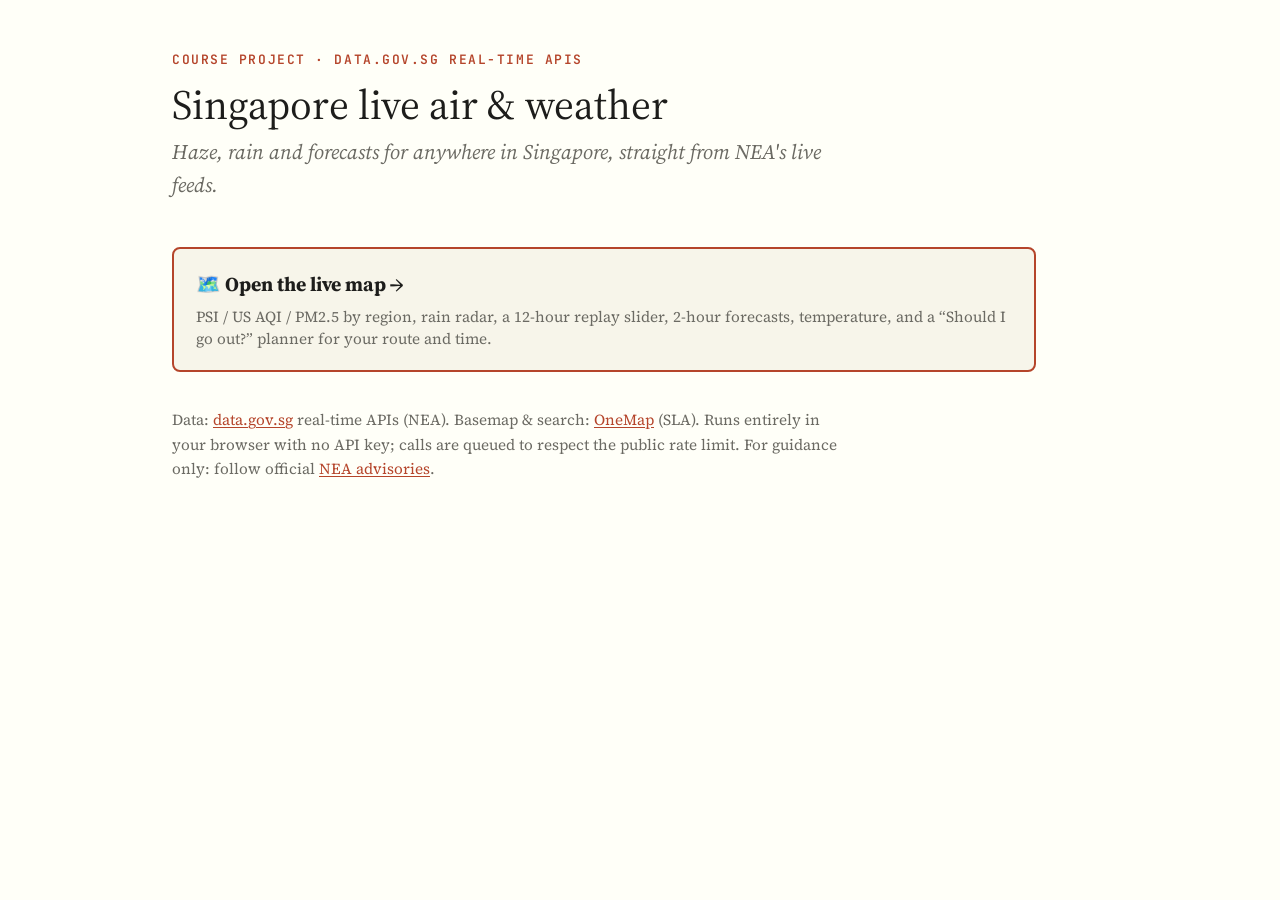
<file: index.html>
<!doctype html>
<html lang="en">
<head>
<meta charset="utf-8">
<meta name="viewport" content="width=device-width, initial-scale=1">
<title>SG Live Air &amp; Weather</title>
<meta name="description" content="A live map of Singapore's haze, rain and weather built on data.gov.sg real-time APIs.">
<link rel="stylesheet" href="assets/course.css">
<style>
  .tiles { display: grid; grid-template-columns: repeat(auto-fit, minmax(15rem, 1fr)); gap: 1rem; margin: 2rem 0; max-width: calc(var(--measure) + 10rem); }
  .tile { display: block; border: 1px solid var(--rule); border-radius: 8px; padding: 1.1rem 1.2rem; text-decoration: none; color: var(--fg); background: var(--panel); }
  .tile:hover { border-color: var(--fg); }
  .tile b { display: block; font-size: 1.1rem; margin-bottom: .3rem; }
  .tile span { color: var(--muted); font-size: .85rem; line-height: 1.45; display: block; }
  .tile.hero { grid-column: 1 / -1; border-width: 2px; border-color: var(--accent); }
</style>
</head>
<body>
<main>
  <p class="kicker">Course project · data.gov.sg real-time APIs</p>
  <h1>Singapore live air &amp; weather</h1>
  <p class="subtitle">Haze, rain and forecasts for anywhere in Singapore, straight from NEA's live feeds.</p>

  <div class="tiles">
    <a class="tile hero" href="apps/live-map/">
      <b>🗺️ Open the live map →</b>
      <span>PSI / US AQI / PM2.5 by region, rain radar, a 12-hour replay slider, 2-hour forecasts, temperature, and a “Should I go out?” planner for your route and time.</span>
    </a>
  </div>

  <p class="muted" style="font-size:.85rem">Data: <a href="https://data.gov.sg/datasets?formats=API">data.gov.sg</a> real-time APIs (NEA). Basemap &amp; search: <a href="https://www.onemap.gov.sg/">OneMap</a> (SLA). Runs entirely in your browser with no API key; calls are queued to respect the public rate limit. For guidance only: follow official <a href="https://www.haze.gov.sg/">NEA advisories</a>.</p>
</main>
</body>
</html>
</file>
<file: assets/course.css>
/* Shared course stylesheet: data.gov.sg Real-Time APIs.
   Tufte-inspired: narrow text column, generous margins, sidenotes, prints cleanly. */

@import url("https://fonts.googleapis.com/css2?family=Source+Serif+4:ital,opsz,wght@0,8..60,400;0,8..60,600;1,8..60,400&family=JetBrains+Mono:wght@400;600&display=swap");

:root {
  --bg: #fffff8;
  --fg: #1d1d1b;
  --muted: #6b6a63;
  --rule: #d9d6c8;
  --accent: #b5452b;        /* used sparingly: links, key marks */
  --code-bg: #f3f1e6;
  --ok: #2f7a3f;
  --bad: #b3261e;
  --panel: #f7f5ea;
  --measure: 38rem;
  --serif: "Source Serif 4", "Iowan Old Style", Georgia, serif;
  --mono: "JetBrains Mono", ui-monospace, Consolas, monospace;
}
@media (prefers-color-scheme: dark) {
  :root:not([data-theme="light"]) {
    --bg: #1a1a18; --fg: #e9e6da; --muted: #9c998c; --rule: #3a3933;
    --accent: #e98a6f; --code-bg: #26251f; --panel: #22211c; --ok: #7fc48d; --bad: #f2867d;
  }
}
:root[data-theme="dark"] {
  --bg: #1a1a18; --fg: #e9e6da; --muted: #9c998c; --rule: #3a3933;
  --accent: #e98a6f; --code-bg: #26251f; --panel: #22211c; --ok: #7fc48d; --bad: #f2867d;
}

* { box-sizing: border-box; }
html { font-size: 18px; }
body {
  margin: 0; background: var(--bg); color: var(--fg);
  font-family: var(--serif); line-height: 1.6;
  -webkit-font-smoothing: antialiased;
}
main { max-width: calc(var(--measure) + 16rem); margin: 0 auto; padding: 3rem 1rem 5rem; }
main > * { max-width: var(--measure); }
main > .wide, main > table, main > .lab, main > .quiz { max-width: calc(var(--measure) + 10rem); }

/* Header */
.kicker { font: 600 0.72rem/1 var(--mono); letter-spacing: .12em; text-transform: uppercase; color: var(--accent); margin: 0 0 .8rem; }
h1 { font-weight: 400; font-size: 2.3rem; line-height: 1.15; margin: 0 0 .4rem; }
.subtitle { font-style: italic; color: var(--muted); font-size: 1.15rem; margin: 0 0 2.5rem; }
h2 { font-weight: 400; font-style: italic; font-size: 1.5rem; margin: 3rem 0 .6rem; }
h3 { font-weight: 600; font-size: 1rem; margin: 1.8rem 0 .4rem; }
p, li { hyphens: auto; }
a { color: var(--accent); text-decoration-thickness: 1px; text-underline-offset: 2px; }
hr { border: 0; border-top: 1px solid var(--rule); margin: 3rem 0; }
.muted { color: var(--muted); }

/* Sidenotes (margin notes on wide screens, inline on narrow) */
.sidenote { display: block; float: right; clear: right; width: 14rem; margin: .2rem -16rem 1rem 0;
  font-size: .78rem; line-height: 1.45; color: var(--muted); }
@media (max-width: 62rem) {
  .sidenote { float: none; width: auto; margin: .6rem 0 1rem; padding-left: .8rem; border-left: 2px solid var(--rule); }
}

/* Code */
code, pre, kbd { font-family: var(--mono); font-size: .8em; }
:not(pre) > code { background: var(--code-bg); padding: .08em .3em; border-radius: 3px; }
pre { background: var(--code-bg); padding: .9rem 1rem; border-radius: 4px; overflow-x: auto; line-height: 1.5; }
pre .c { color: var(--muted); }
pre mark, pre .hl { background: none; color: var(--accent); font-weight: 600; }

/* Tables */
table { border-collapse: collapse; width: 100%; font-size: .85rem; margin: 1rem 0 1.5rem; }
th, td { text-align: left; padding: .4rem .6rem .4rem 0; border-bottom: 1px solid var(--rule); vertical-align: top; }
th { font-weight: 600; border-bottom: 1.5px solid var(--fg); }
td code { white-space: nowrap; }
@media (max-width: 40rem) {
  table { display: block; overflow-x: auto; }
  td code { white-space: normal; overflow-wrap: anywhere; }
}

/* Callouts */
.callout { border-left: 3px solid var(--accent); padding: .3rem 0 .3rem 1rem; margin: 1.5rem 0; }
.callout p { margin: .3rem 0; }
.win { background: var(--panel); border: 1px solid var(--rule); padding: 1rem 1.2rem; border-radius: 4px; margin: 1.5rem 0; }
.win strong:first-child { font: 600 .7rem/1 var(--mono); letter-spacing: .1em; text-transform: uppercase; color: var(--accent); display: block; margin-bottom: .5rem; }

/* Course nav */
.coursenav { display: flex; justify-content: space-between; gap: 1rem; flex-wrap: wrap; font-size: .85rem;
  border-top: 1px solid var(--rule); padding-top: 1rem; margin-top: 3rem; }

/* Lab (live code) */
.lab { border: 1px solid var(--rule); border-radius: 6px; margin: 1.5rem 0; overflow: hidden; background: var(--panel); }
.lab-head { display: flex; justify-content: space-between; align-items: center; padding: .5rem .9rem;
  border-bottom: 1px solid var(--rule); font: 600 .72rem/1 var(--mono); letter-spacing: .08em; text-transform: uppercase; color: var(--muted); }
.lab textarea { display: block; width: 100%; min-height: 18rem; border: 0; resize: vertical; padding: .9rem 1rem;
  font: .8rem/1.55 var(--mono); background: var(--code-bg); color: var(--fg); tab-size: 2;
  white-space: pre; overflow-x: auto; overflow-wrap: normal; }
.lab textarea:focus { outline: 2px solid var(--accent); outline-offset: -2px; }
.lab-bar { display: flex; gap: .6rem; align-items: center; flex-wrap: wrap; padding: .6rem .9rem; border-top: 1px solid var(--rule); }
.lab-out { margin: 0; padding: .6rem .9rem 1rem; font: .78rem/1.6 var(--mono); list-style: none; }
.lab-out li { padding: .1rem 0; }
.lab-out .pass { color: var(--ok); }
.lab-out .fail { color: var(--bad); }
.lab-out .info { color: var(--muted); }
button { font: 600 .78rem/1 var(--mono); padding: .55rem .9rem; border-radius: 4px; cursor: pointer;
  border: 1px solid var(--fg); background: var(--fg); color: var(--bg); }
button.ghost { background: transparent; color: var(--fg); border-color: var(--rule); }
button:disabled { opacity: .5; cursor: wait; }

/* Quiz */
.quiz { margin: 1.5rem 0; }
.quiz .q { margin: 0 0 1.8rem; }
.quiz .q p { margin: 0 0 .6rem; font-weight: 600; }
.quiz .opts { display: grid; gap: .4rem; }
.quiz .opt { text-align: left; font: 400 .9rem/1.3 var(--serif); padding: .6rem .8rem; background: transparent; color: var(--fg);
  border: 1px solid var(--rule); border-radius: 4px; }
.quiz .opt code { font-size: .85em; }
.quiz .opt:hover:not(:disabled) { border-color: var(--fg); }
.quiz .opt.right { border-color: var(--ok); color: var(--ok); }
.quiz .opt.wrong { border-color: var(--bad); color: var(--bad); text-decoration: line-through; }
.quiz .opt:disabled { cursor: default; opacity: 1; }
.quiz .why { font-size: .85rem; color: var(--muted); margin: .5rem 0 0; display: none; }
.quiz .q.done .why { display: block; }
.quiz .score { font: 600 .8rem/1 var(--mono); color: var(--muted); }

/* Reference-doc density */
body.ref main { max-width: 60rem; }
body.ref main > * { max-width: none; }
body.ref h2 { font-size: 1.2rem; margin-top: 2rem; border-bottom: 1px solid var(--rule); padding-bottom: .2rem; }
body.ref .cols { display: grid; grid-template-columns: repeat(auto-fit, minmax(17rem, 1fr)); gap: 0 2rem; }

@media print {
  :root { --bg: #fff; --fg: #000; --code-bg: #f4f4f4; --panel: #fff; }
  html { font-size: 11pt; }
  main { padding: 0; max-width: none; }
  .lab-bar, .coursenav, button { display: none !important; }
  .quiz .why { display: block; }
  a { color: inherit; }
  h2, h3 { break-after: avoid; }
  pre, table, .callout { break-inside: avoid; }
}
</file>
